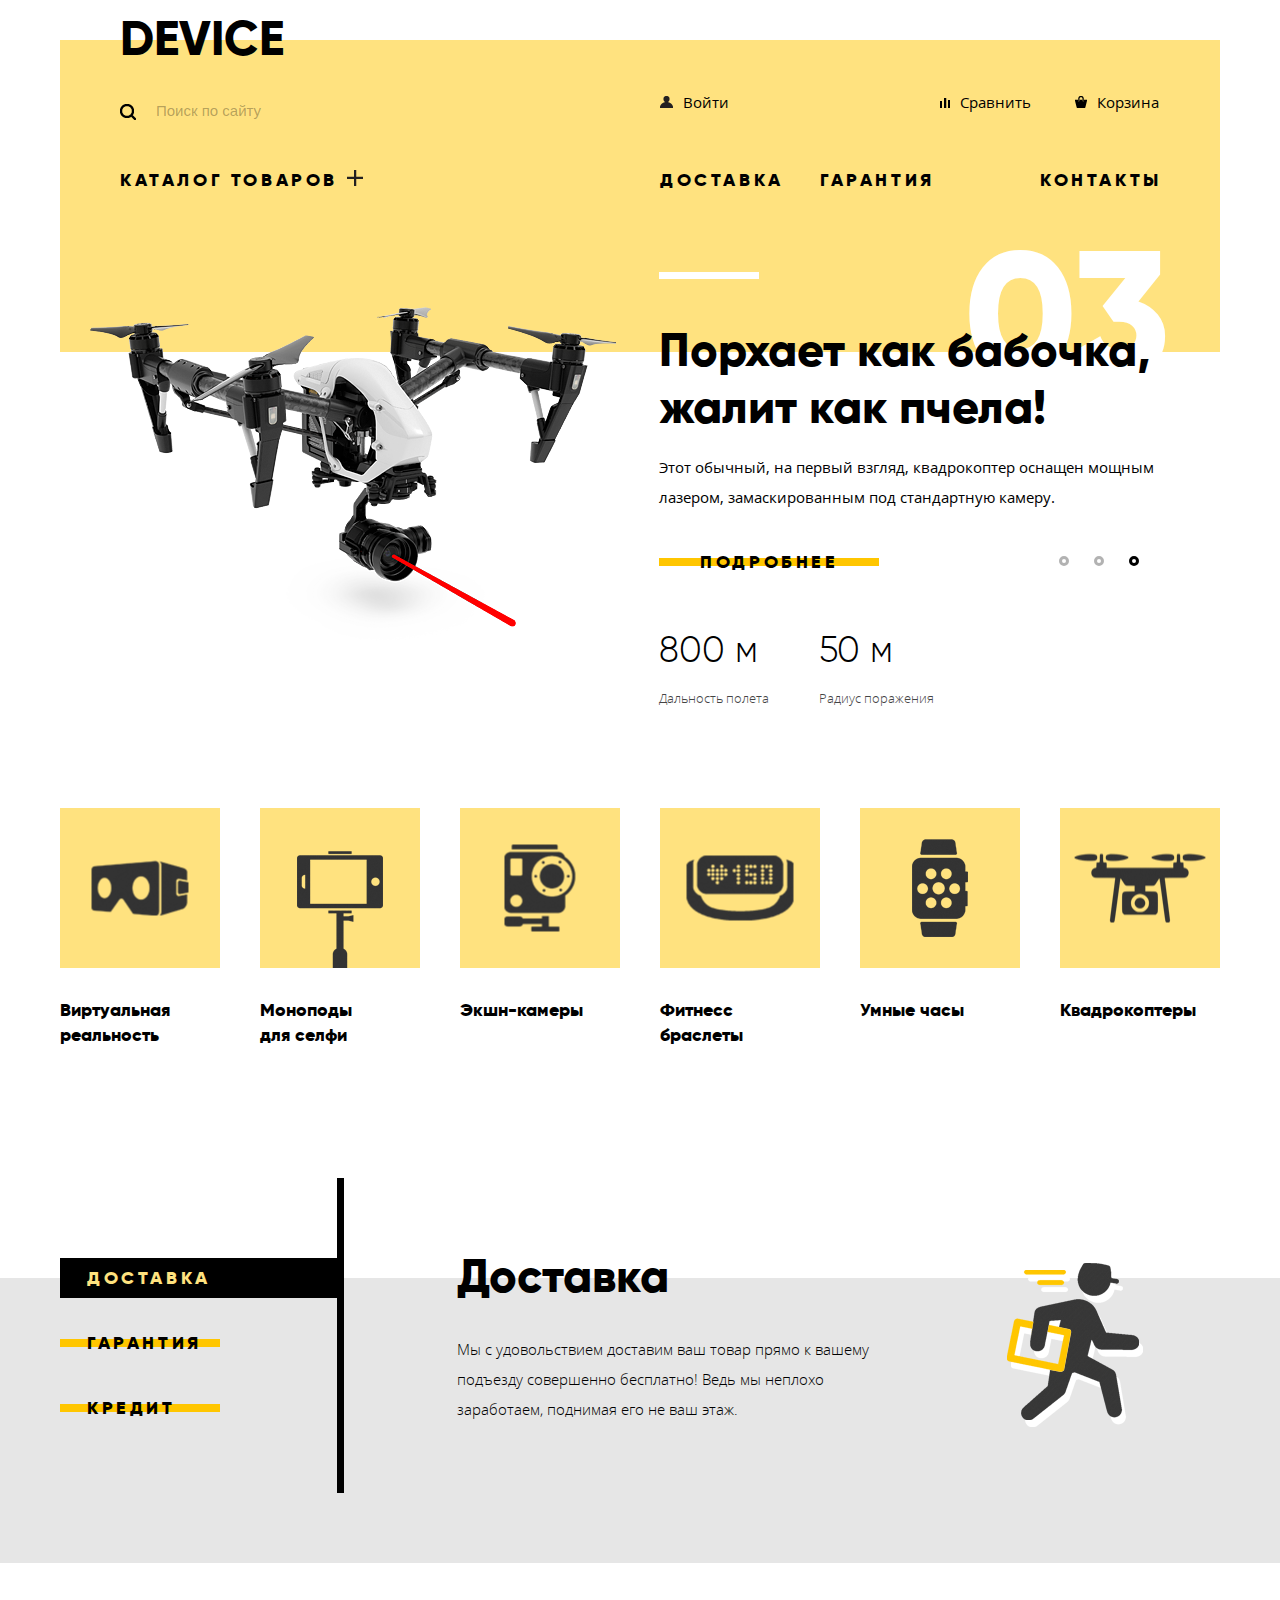
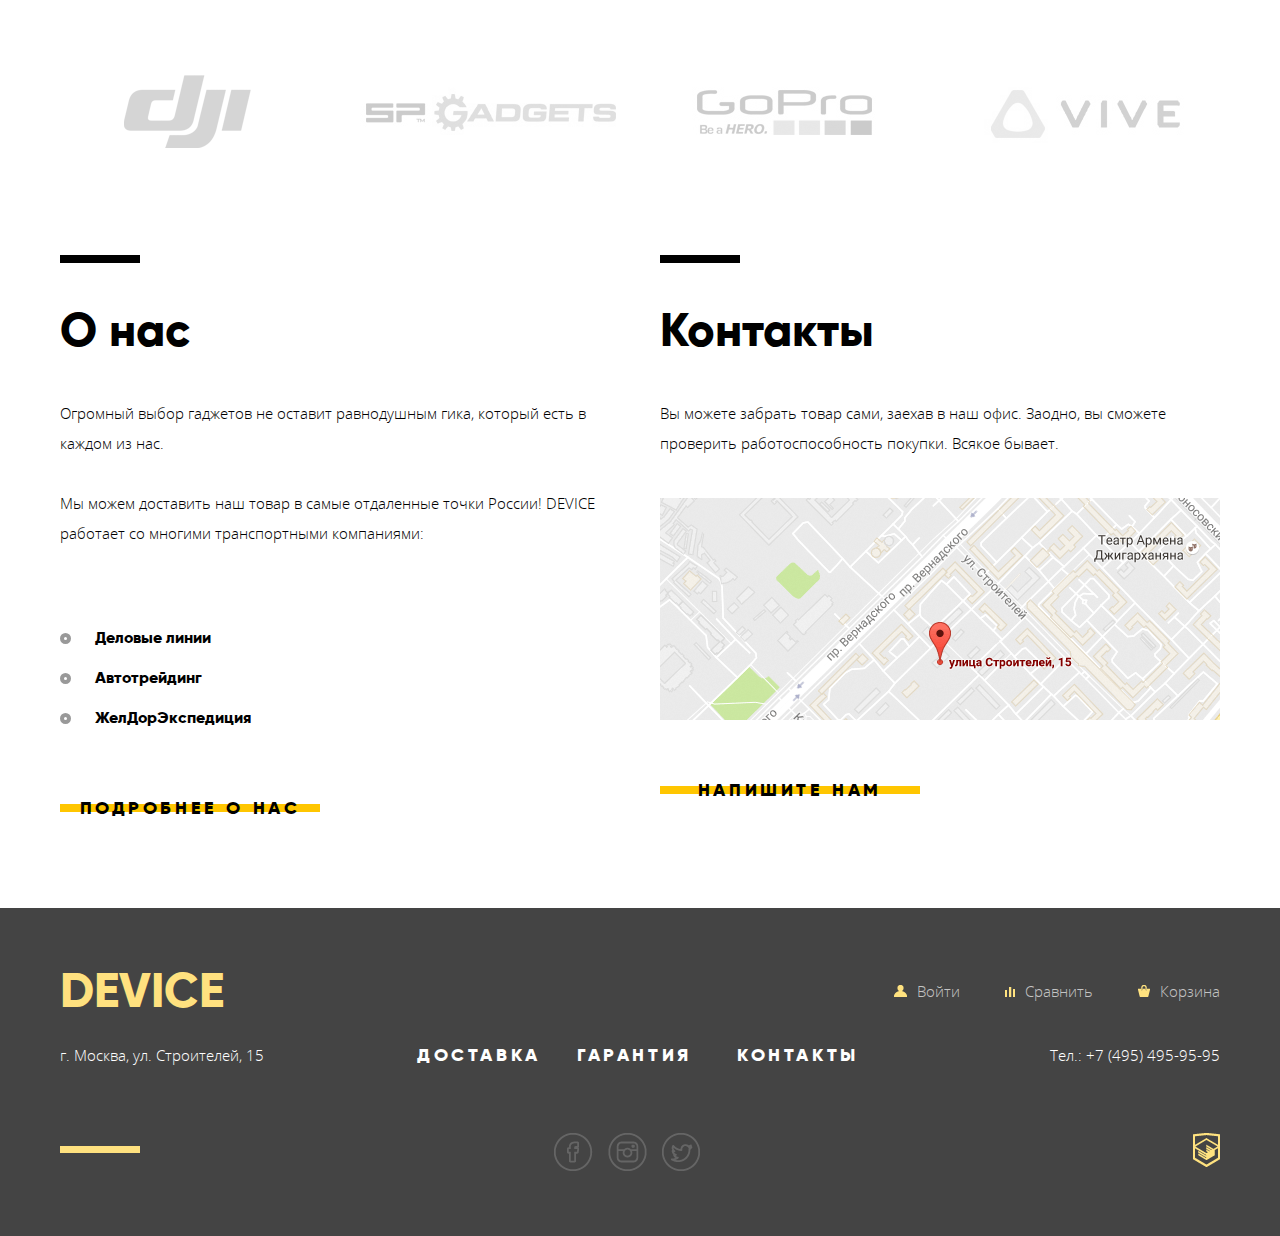
<file: index.html>
<!DOCTYPE html>
<html lang="ru">
  <head>
    <meta charset="utf-8">
    <title>HTML Academy: Девайс</title>
    <!-- <link href="https://fonts.googleapis.com/css?family=Open+Sans&amp;subset=cyrillic" rel="stylesheet"> -->
    <!-- <link rel="stylesheet" href="stylesheet.css" type="text/css"> -->
    <link href="css/normalize.css" rel="stylesheet">
    <link href="css/mini-style.css" rel="stylesheet">
  </head>
  <body>
    <header>
      <div class="container">
        <div class="top-header">
          <h1 class="logo">Device</h1>
          <ul>
            <li class="search">
              <form class="search-form" action="#" method="get">
                <input type="search" class="search-input" name="search" id="search" placeholder="Поиск по сайту">
                <button type="submit">Найти</button>
                <label for="search" class="search-label"></label>
              </form>
            </li>
            <li class="user-block">
              <a class="login" href="#">Войти</a>
            </li>
            <li class="compare">
              <a href="#">Сравнить</a>
            </li>
            <li class="basket">
              <a href="#">Корзина</a>
            </li>
          </ul>
        </div>
        <div class="main-header">
        <!-- <div class="main-menu"> -->
          <nav>
            <ul class="main-menu">
              <li class="main-menu-catalog"><a href="#">Каталог товаров <span></span></a>
                <ul class="sub-menu">
                  <li><a href="#">Виртуальная реальность</a></li>
                  <li><a href="#">Фитнесс браслеты</a></li>
                  <li><a href="#">Квадрокоптеры</a></li>
                  <li><a href="catalog.html">Моноподы для селфи</a></li>
                  <li><a href="#">Умные часы</a></li>
                  <!-- тут лесенкой пункты. лучше 6й пустой сделать или 5-му прописать большой маргин-райт? -->
                  <li><a href="#">Экшн-камеры</a></li>
                </ul>
              </li>
              <li class="main-menu-delivery"><a href="#">Доставка</a></li>
              <li class="main-menu-waranty"><a href="#">Гарантия</a></li>
              <li class="main-menu-contacts"><a href="#">Контакты</a></li>
            </ul>
          </nav>
      <!-- </div> -->
      </div>
    </div>
  </header>
    <main>
      <section class="slider slider-1">
        <div class="container">
          <div class="slider-picture">
          <img src="img/slider-1.png" width="384" height="486" alt="selfie-stick">
        </div>
          <div class="slider-text">
          <div class="slider-number">01
          </div>
          <h2>Делай селфи,<br> как Бен Стиллер!</h2>
          <p>Самая длинная палка для селфи доступна в нашем магазине. Восемь (Восемь, Карл!) метров длиной и весом всего 5 килограмм.</p>
          <div class="more">
            <a href="#">Подробнее</a>
            <div class="indicators">
              <span class="active"></span>
              <span></span>
              <span></span>
            </div>
          </div>
          <ul class="details">
            <li>
              <span class="details-value">8.5 м</span>
              <span class="details-parameter">Длина палки</span>
            </li>
            <li>
              <span class="details-value">5 кг</span>
              <span class="details-parameter">Вес палки</span>
            </li>
            <li>
              <span class="details-value">Карбон</span>
              <span class="details-parameter">Материал</span>
            </li>
          </ul>
        </div>
        </div>
      </section>
      <section class="slider slider-2">
      <div class="container">
        <div class="slider-picture">
          <img src="img/slider-2.png" width="345" height="485" alt="fitness-bracelet">
        </div>
        <div class="slider-text">
          <div class="slider-number">02
          </div>
          <h2>Худеем<br>правильно!</h2>
          <p>Мотивирующие фитнесс-браслеты помогут найти в себе силы не пропускать занятия и соблюдать диету.</p>
          <div class="more">
            <a href="#">Подробнее</a>
            <div class="indicators">
              <span></span>
              <span class="active"></span>
              <span></span>
            </div>
          </div>
          <ul class="details">
            <li>
              <span class="details-value">48 часов</span>
              <span class="details-parameter">Без подзарядки</span>
            </li>
          </ul>
        </div>
      </div>
    </section>
      <section class="slider slider-3">
        <div class="container">
          <div class="slider-picture">
            <img src="img/slider-3.png" width="526" height="334" alt="quadrocopter">
          </div>
          <div class="slider-text">
            <div class="slider-number">03
          </div>
          <h2>Порхает как бабочка,<br>жалит как пчела!</h2>
          <p>Этот обычный, на первый взгляд, квадрокоптер оснащен мощным лазером, замаскированным под стандартную камеру.</p>
          <div class="more">
            <a href="#">Подробнее</a>
            <div class="indicators">
              <span></span>
              <span></span>
              <span class="active"></span>
            </div>
          </div>
          <ul class="details">
            <li>
              <span class="details-value">800 м</span>
              <span class="details-parameter">Дальность полета</span>
            </li>
            <li>
              <span class="details-value">50 м</span>
              <span class="details-parameter">Радиус поражения</span>
            </li>
          </ul>
        </div>
      </div>
      </section>
      <section class="popular">
      <div class="container">
        <ul>
          <li><a href="#">
            <div class="popular-picture">
              <div class="picture-logo picture-1"></div>
            </div>
            <h3>Виртуальная реальность</h3>
          </a></li>
          <li><a href="catalog.html">
            <div class="popular-picture">
              <div class="picture-logo picture-2"></div>
            </div>
            <h3>Моноподы для селфи</h3>
          </a></li>
          <li><a href="#">
            <div class="popular-picture">
              <div class="picture-logo picture-3"></div>
            </div>
            <h3>Экшн-камеры</h3>
          </a></li>
          <li><a href="#">
            <div class="popular-picture">
              <div class="picture-logo picture-4"></div>
            </div>
            <h3>Фитнесс браслеты</h3>
          </a></li>
          <li><a href="#">
            <div class="popular-picture">
              <div class="picture-logo picture-5"></div>
            </div>
            <h3>Умные часы</h3>
          </a></li>
          <li><a href="#">
            <div class="popular-picture">
              <div class="picture-logo picture-6"></div>
            </div>
            <h3>Квадрокоптеры</h3>
          </a></li>
        </ul>
      </div>
    </section>
      <section class="services services-delivery">
      <div class="container">
        <div class="services-menu">
          <ul>
            <li class="services-active"><a href="#">Доставка</a></li>
            <li><a href="#">Гарантия</a></li>
            <li><a href="#">Кредит</a></li>
          </ul>
        </div>
        <div class="services-text">
          <h2>Доставка</h2>
          <p>Мы с удовольствием доставим ваш товар прямо к вашему подъезду совершенно бесплатно! Ведь мы неплохо заработаем, поднимая его не ваш этаж.</p>
        </div>
      </div>
    </section>
      <section class="services services-warranty">
      <div class="container">
        <div class="services-menu">
          <ul>
            <li><a href="#">Доставка</a></li>
            <li class="services-active"><a href="#">Гарантия</a></li>
            <li><a href="#">Кредит</a></li>
          </ul>
        </div>
        <div class="services-text">
          <h2>Гарантия</h2>
          <p>Если из-за возгорания купленного у нас товара у вас сгорит дом — не переживайте, мы выдадим вам новый.<br>Товар, не дом, конечно же.</p>
        </div>
      </div>
    </section>
      <section class="services services-credit">
      <div class="container">
        <div class="services-menu">
          <ul>
            <li><a href="#">Доставка</a></li>
            <li><a href="#">Гарантия</a></li>
            <li class="services-active"><a href="#">Кредит</a></li>
          </ul>
        </div>
        <div class="services-text">
          <h2>Кредит</h2>
          <p>Залезть в долговую яму стало проще! Кредитные консультатнты подберут для вас наиболее выгодные условия кредита. Выгодные для нашего банка, разумеется.</p>
        </div>
      </div>
    </section>
      <section class="brands">
      <div class="container">
        <a href="#"><img src="img/dji_hvr.png" width="260" height="100" alt="dji"></a>
        <a href="#"><img src="img/spgadjets_hvr.png" width="260" height="100" alt="spgadjets"></a>
        <a href="#"><img src="img/gopro_hvr.png" width="260" height="100" alt="gopro"></a>
        <a href="#"><img src="img/vive_hvr.png" width="260" height="100" alt="vive"></a>
      </div>
    </section>
      <section class="info">
      <div class="container">
        <div class="about">
          <h2>О нас</h2>
          <p>Огромный выбор гаджетов не оставит равнодушным гика, который есть в каждом из нас.</p>
          <p>Мы можем доставить наш товар в самые отдаленные точки России! DEVICE работает со многими транспортными компаниями:</p>
          <ul>
            <li>Деловые линии</li>
            <li>Автотрейдинг</li>
            <li>ЖелДорЭкспедиция</li>
          </ul>
          <a class="btn btn-about" href="#">Подробнее о нас</a>
        </div>
        <div class="contacts">
          <h2>Контакты</h2>
          <p>Вы можете забрать товар сами, заехав в наш офис. Заодно, вы сможете проверить работоспособность покупки. Всякое бывает.</p>
          <a class="map" href="map.html"><!--<img src="img/map.png" width="560" height="224" alt="map">--></a>
          <a class="btn btn-write" href="form.html">Напишите нам</a>
        </div>
      <section class="modal-content-map">
        <button class="modal-content-close" type="button" title="Закрыть">Закрыть</button>
        <!-- <div id="google-map"></div> -->
        <iframe src="https://www.google.com/maps/embed?pb=!1m18!1m12!1m3!1d2249.1125488779953!2d37.52742931623128!3d55.68703098053586!2m3!1f0!2f0!3f0!3m2!1i1024!2i768!4f13.1!3m3!1m2!1s0x46b54cf65f5c8955%3A0x694710ccd55501e!2z0YPQuy4g0KHRgtGA0L7QuNGC0LXQu9C10LksIDE1LCDQnNC-0YHQutCy0LAsIDExOTMxMQ!5e0!3m2!1sru!2sru!4v1479758849262" width="960" height="560" style="border:0" allowfullscreen></iframe>
      </section>
      </div>
    </section>
    </main>
    <footer>
    <div class="container">
      <div class="top-footer">
        <h2 class="logo"><a class="logo-footer" href="index.html">Device</a></h2>
        <ul class="footer-user-block">
          <li><a class="login-footer" href="#"><span>Войти</span></a></li>
          <li><a class="compare-footer" href="#"><span>Сравнить</span></a></li>
          <li><a class="basket-footer" href="#"><span>Корзина</span></a></li>
        </ul>
      </div>
      <div class="middle-footer">
        <div class="address"><span>г. Москва, ул. Строителей, 15</span></div>
        <ul class="footer-menu">
          <li><a href="#">Доставка</a></li>
          <li><a href="#">Гарантия</a></li>
          <li><a href="#">Контакты</a></li>
        </ul>
        <div class="phone"><span>Тел.: +7 (495) 495-95-95</span></div>
      </div>
      <div class="bottom-footer">
        <div class="dash"></div>
        <div class="social">
          <a class="social-facebook" href="#"></a>
          <a class="social-instagram" href="#"></a>
          <a class="social-twitter" href="#"></a>
        </div>
        <div class="design-logo">
          <a href="https://htmlacademy.ru"></a>
        </div>
      </div>
    </div>
  </footer>
  <section class="modal-content">
    <button class="modal-content-close" type="button" title="Закрыть">Закрыть</button>
    <form class="login-form" action="#" method="post">
      <label>
        <span>Ваше имя:</span>
        <input class="user-name" type="text" name="name" placeholder="Представьтесь, пожалуйста" required="">
      </label>
      <label>
        <span>Ваш e-mail:</span>
        <input class="user-mail" type="text" name="mail" placeholder="Для отправки ответа" required="">
      </label>
      <label>
        <span>Текст письма:</span>
        <textarea name="mail-text" placeholder="В свободной форме" required></textarea>
      </label>
      <button class="modal-content-button" type="submit">Отправить</button>
    </form>
  </section>
    <div class="modal-overlay"></div>
    <script src="js/mini-js.js"></script>
  </body>
</html>
</file>
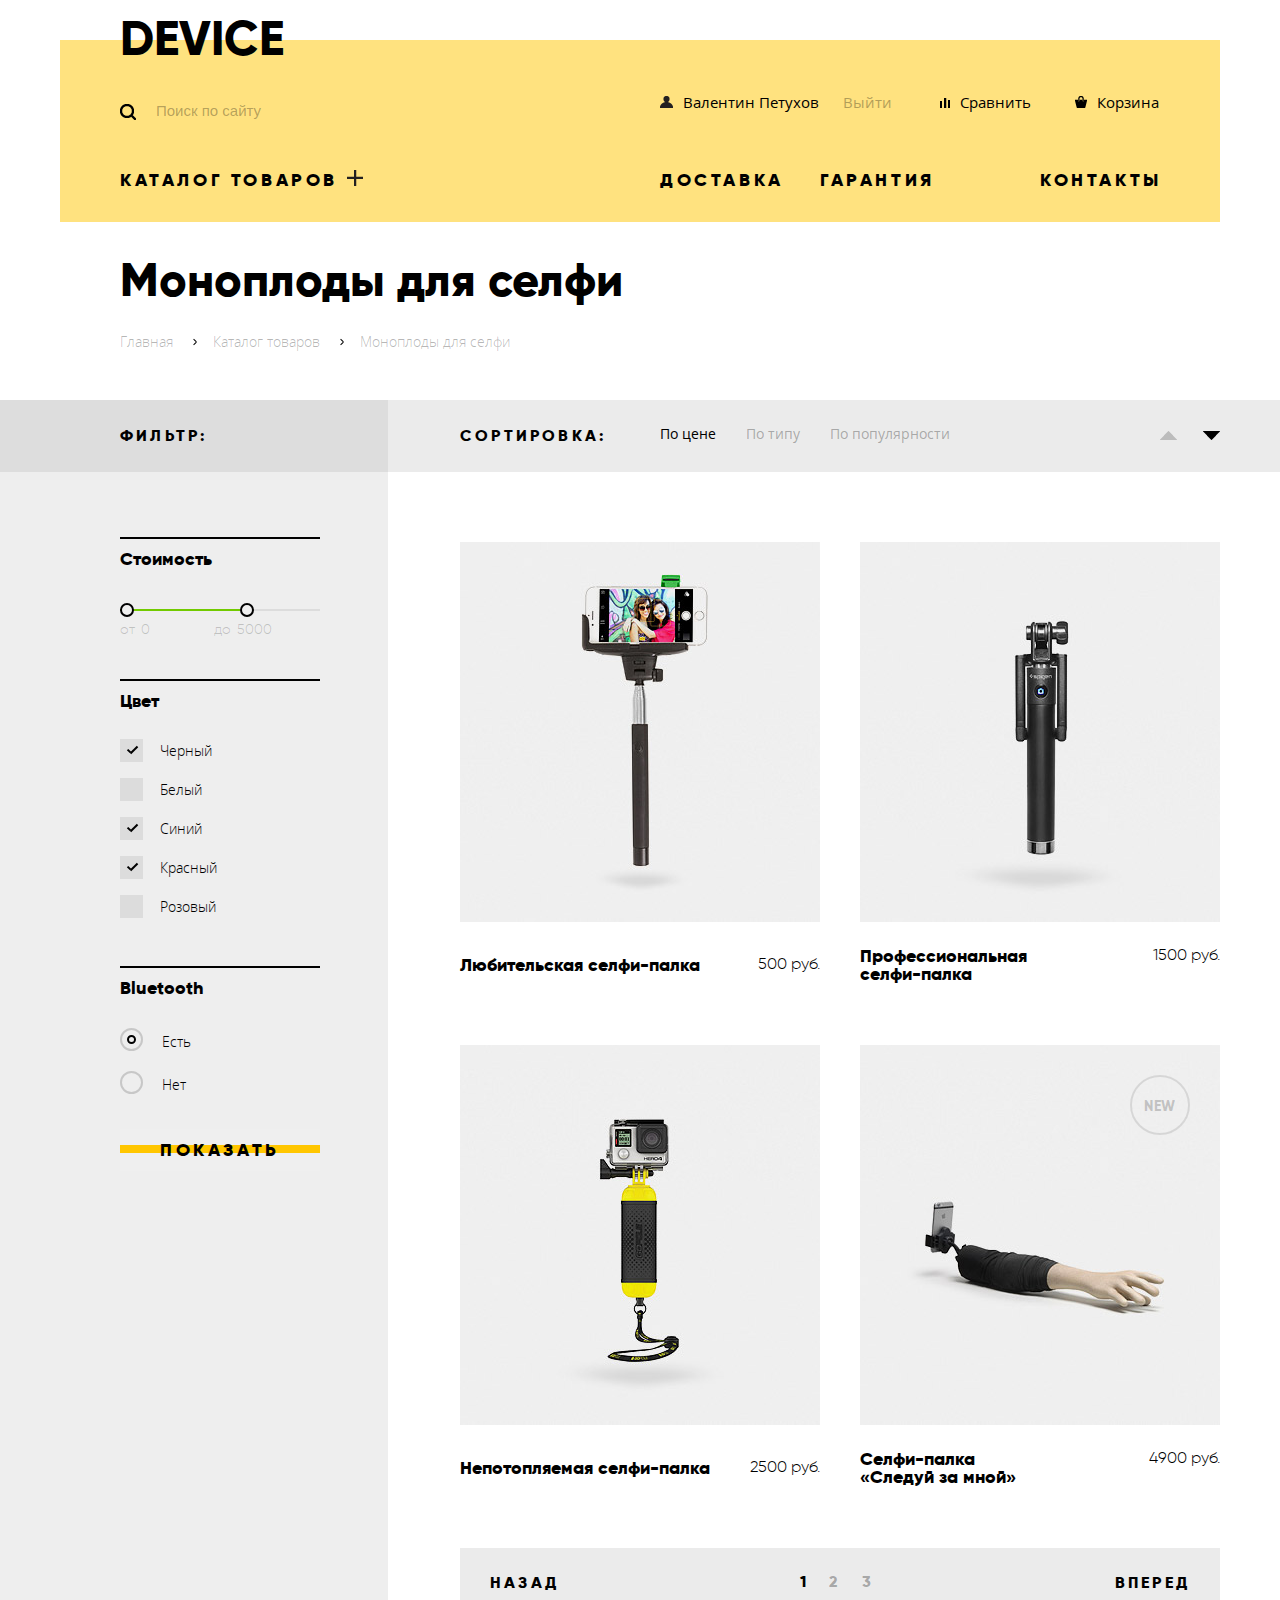
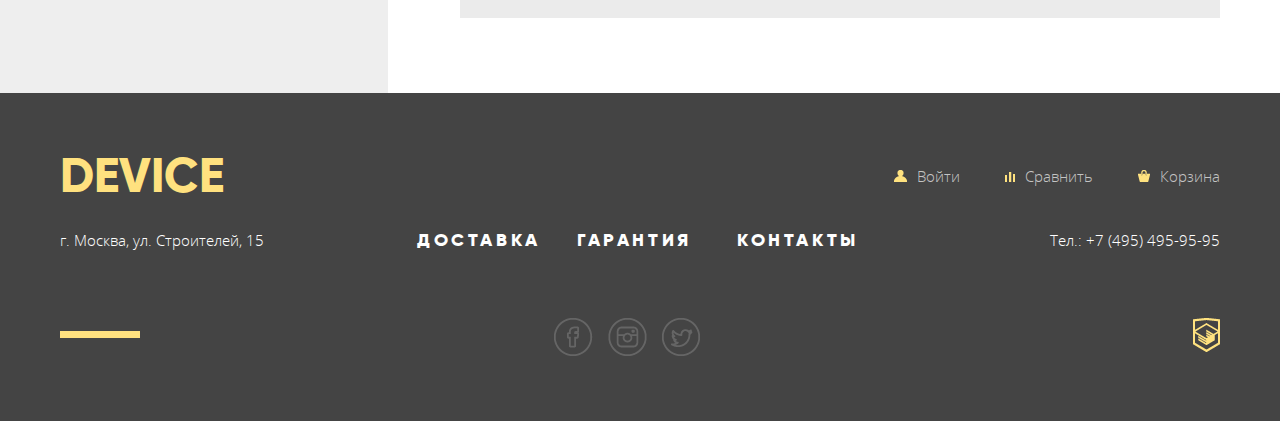
<file: catalog.html>
<!DOCTYPE html>
<html lang="ru">
  <head>
    <meta charset="utf-8">
    <title>HTML Academy: Девайс</title>
    <!-- <link href="https://fonts.googleapis.com/css?family=Open+Sans&amp;subset=cyrillic" rel="stylesheet"> -->
    <link href="css/normalize.css" rel="stylesheet">
    <link href="css/mini-style.css" rel="stylesheet">
  </head>
  <body>
    <header>
    <div class="container">
      <div class="top-header">
        <h2 class="logo"><a href="index.html" class="logo-header">Device</a></h2>
        <ul>
          <li class="search">
            <form action="#" method="get">

              <input type="search" class="search-input" name="search" id="search" placeholder="Поиск по сайту">
              <button type="submit">Найти</button>
              <label for="search" class="search-label"></label>
            </form>
          </li>
        <li class="user-block">
          <a class="name" href="#">Валентин Петухов</a>
          <a class="logout" href="#">Выйти</a>
        </li>
        <li class="compare">
          <a href="#">Сравнить</a>
        </li>
        <li class="basket">
          <a href="#">Корзина</a>
        </li>
      </ul>
      </div>
      <div class="main-header">
          <!-- <div class="main-menu"> -->
            <nav>
              <ul class="main-menu">
                <li class="main-menu-catalog"><a href="catalog.html">Каталог товаров <span></span></a>
                  <ul class="sub-menu">
                    <li><a href="#">Виртуальная реальность</a></li>
                    <li><a href="#">Фитнесс браслеты</a></li>
                    <li><a href="#">Квадрокоптеры</a></li>
                    <li><a href="#">Моноподы для селфи</a></li>
                    <li><a href="#">Умные часы</a></li>
                    <li><a href="#">Экшн-камеры</a></li>
                  </ul>
                </li>
                <li class="main-menu-delivery"><a href="#">Доставка</a></li>
                <li class="main-menu-waranty"><a href="#">Гарантия</a></li>
                <li class="main-menu-contacts"><a href="#">Контакты</a></li>
              </ul>
            </nav>
        <!-- </div> -->
      </div>
  </div>
  </header>
    <main class="page-catalog">
      <div class="container">
      <h1 class="page-catalog-head">Моноплоды для селфи</h1>
      <ul class="breadcrumbs">
        <li><a href="index.html">Главная</a></li>
        <li><a href="#">Каталог товаров</a></li>
        <li><a>Моноплоды для селфи</a></li>
      </ul>
    </div>
      <div class="monoplods">
        <!-- <div class="container"> -->
          <div class="top-row">
            <div class="container">
              <h2>Фильтр:</h2>
              <div class="sorting">
                <h2>Сортировка:</h2>
                <ul class="sorting-type">
                  <li><a class="active" href="#">По цене</a></li>
                  <li><a href="#">По типу</a></li>
                  <li><a href="#">По популярности</a></li>
                </ul>
                <ul class="up-down">
                  <li><a href="#"><span class="icon-up-dir"></span></a></li>
                  <li><a href="#"><span class="icon-down-dir active"></span></a></li>
                </ul>
              </div>
            </div>
          </div>
        <div class="monoplods-content">
          <div class="container">
            <aside class="filter">
            <form action="#" method="post">
              <div class="filter-cost">
              <h3>Стоимость</h3>
              <div class="range-filter">
              <div class="range-controls">
                <div class="scale">
                  <div class="bar"></div>
                </div>
                <div class="toggle toggle-min"></div>
                <div class="toggle toggle-max"></div>
              </div>
              <div class="price-controls">
                <label class="min-price">
                  от <input name="min-price" type="text" value="0">
                </label>
                <label class="max-price">
                  до <input name="max-price" type="text" value="5000">
                </label>
              </div>
            </div>
          </div>
              <div class="filter-color">

                <h3>Цвет</h3>
                <input type="checkbox" checked name="color" id="black">
                <label for="black"><span class="color">Черный</span></label>
                <input type="checkbox" name="color" id="white">
                <label for="white"><span class="color">Белый</span></label>
                <input type="checkbox" checked name="color" id="blue">
                <label for="blue"><span class="color">Синий</span></label>
                <input type="checkbox" checked name="color" id="red">
                <label for="red"><span class="color">Красный</span></label>
                <input type="checkbox" name="color" id="pink">
                <label for="pink"><span class="color">Розовый</span></label>
              </div>
              <div class="filter-bluetooth">
                <h3>Bluetooth</h3>
                <input type="radio" checked name="bluetooth" id="yes">
                <label for="yes"><span class="bluetooth">Есть</span></label>
                <input type="radio" name="bluetooth" id="no">
                <label for="no"><span class="bluetooth">Нет</span></label>
              </div>
              <button type="submit">Показать</button>
            </form>
          </aside>
            <section class="catalog">
            <div class="goods">
              <article>
                <div class="flag">New</div>
                <div class="actions">
                  <a class="buy" href="#">В корзину</a>
                  <a class="compare" href="#">Добавить к сравнению</a>
                </div>
                <img src="img/selfie_stick_consumer.jpg" alt="selfie_stick_consumer" width="360" height="380">
                <h1><a class="goods-page" href="#">Любительская селфи-палка</a></h1>
                <span>500 руб.</span>
              </article>
              <article>
                <div class="flag">New</div>
                <div class="actions">
                  <a class="buy" href="#">В корзину</a>
                  <a class="compare" href="#">Добавить к сравнению</a>
                </div>
                <img src="img/selfie_stick_prof.jpg" alt="selfie_stick_prof" width="360" height="380">
                <h1><a class="goods-page" href="#">Профессиональная <br>селфи-палка</a></h1>
                <span>1500 руб.</span>
              </article>
              <article>
                <div class="flag">New</div>
                <div class="actions">
                  <a class="buy" href="#">В корзину</a>
                  <a class="compare" href="#">Добавить к сравнению</a>
                </div>
                <img src="img/selfie_stick_unsinkable.jpg" alt="selfie_stick_unsinkable" width="360" height="380">
                <h1><a class="goods-page" href="#">Непотопляемая селфи-палка</a></h1>
                <span>2500 руб.</span>
              </article>
              <article>
                <div class="flag flag-new">New</div>
                <div class="actions">
                  <a class="buy" href="#">В корзину</a>
                  <a class="compare" href="#">Добавить к сравнению</a>
                </div>
                <img src="img/selfie_stick_follow_me.jpg" alt="selfie_stick_follow_me" width="360" height="380">
                <h1><a class="goods-page" href="#">Селфи-палка <br>«Следуй за мной»</a></h1>
                <span>4900 руб.</span>
              </article>
            </div>
            <div class="paginator">
              <a class="previous" href="#">Назад</a>
              <ul>
                <li class="active"><a href="#">1</a></li>
                <li><a href="#">2</a></li>
                <li><a href="#">3</a></li>
              </ul>
              <a class="next" href="#">Вперед</a>
            </div>
          </section>
          </div>
        </div>
    <!-- </div> -->
  </div>
    </main>
    <footer>
      <div class="container">
        <div class="top-footer">
          <h2 class="logo"><a class="logo-footer" href="index.html">Device</a></h2>
          <ul class="footer-user-block">
            <li><a class="login-footer" href="#"><span>Войти</span></a></li>
            <li><a class="compare-footer" href="#"><span>Сравнить</span></a></li>
            <li><a class="basket-footer" href="#"><span>Корзина</span></a></li>
          </ul>
        </div>
        <div class="middle-footer">
          <div class="address"><span>г. Москва, ул. Строителей, 15</span></div>
          <ul class="footer-menu">
            <li><a href="#">Доставка</a></li>
            <li><a href="#">Гарантия</a></li>
            <li><a href="#">Контакты</a></li>
          </ul>
          <div class="phone"><span>Тел.: +7 (495) 495-95-95</span></div>
        </div>
        <div class="bottom-footer">
          <div class="dash"></div>
          <div class="social">
            <a class="social-facebook" href="#"></a>
            <a class="social-instagram" href="#"></a>
            <a class="social-twitter" href="#"></a>
          </div>
          <div class="design-logo">
            <a href="https://htmlacademy.ru"></a>
          </div>
        </div>
      </div>
    </footer>
  </body>
</html>
</file>
<file: css/mini-style.css>
body,html{width:100%;margin:0;padding:0}body{min-width:1200px;font-family:"Open Sans","Arial",sans-serif;font-size:15px;line-height:36px;color:#000;font-weight:400}@font-face{font-weight:400;font-style:normal;font-family:"Gilroy";src:url(../fonts/gilroyextrabold.woff2) format("woff2"),url(../fonts/gilroyextrabold.woff) format("woff")}@font-face{font-weight:400;font-style:normal;font-family:"Gilroy Light";src:url(../fonts/gilroylight.woff2) format("woff2"),url(../fonts/gilroylight.woff) format("woff")}@font-face{font-weight:400;font-style:normal;font-family:"Open Sans";src:url(../fonts/opensans.woff2) format("woff2"),url(../fonts/opensans.woff) format("woff")}@font-face{font-weight:400;font-style:normal;font-family:"Open Sans Light";src:url(../fonts/opensanslight.woff2) format("woff2"),url(../fonts/opensanslight.woff) format("woff")}.container{width:1160px;padding:0 20px;margin:0 auto}header .container{width:1120px;margin-top:40px;background-color:#ffe27f}.top-header{position:relative;border-top:1px solid transparent}.top-header h1,.top-header h2{position:absolute;top:-20px;left:40px;margin:0;font-family:"Gilroy","Arial",sans-serif;font-size:48px;text-transform:uppercase}.top-header h2{left:30px}.logo .logo-header:hover{color:#444;opacity:1}.logo .logo-header:active{color:#666;opacity:1}.main-header .main-menu,.top-header ul{width:1040px;display:flex;margin:28px 40px;padding:0;list-style-type:none}.top-header li{padding-top:15px}header .search{width:440px;margin-right:100px}header .user-block{width:280px}header .compare{width:135px}header .basket{width:85px}.main-header .main-menu{margin:0 auto}.main-menu>li{padding-bottom:24px;font-family:"Gilroy","Arial",sans-serif;font-size:18px;text-transform:uppercase;letter-spacing:.2em}.main-menu>li>a:hover,.sub-menu li:hover,.top-header a:hover{opacity:.6}.main-menu>li>a:active,.sub-menu li:active,.top-header a:active{opacity:.3}.main-menu ul{display:none}.sub-menu li{font-family:"Open Sans","Arial",sans-serif;font-size:15px;line-height:15px;margin-bottom:21px;letter-spacing:0}.sub-menu li:first-child,.sub-menu li:nth-child(2n+4){width:240px}.sub-menu li:nth-child(2){width:200px}.sub-menu li:nth-child(3){width:200px;margin-right:400px}.sub-menu li:nth-child(5){width:200px;margin-right:600px}.main-menu-catalog:hover .sub-menu{display:flex;position:absolute;top:60px;left:-60px;list-style:none;text-transform:none;background-color:#ffe393;width:1040px;flex-wrap:wrap;padding:0 60px 22px;z-index:68}.main-menu-catalog,.search form{position:relative;width:540px}.main-menu-delivery{width:160px}.main-menu-waranty{width:220px}.main-menu-contacts{width:120px}header a{color:#000;text-decoration:none}.main-menu-catalog::after,.search form::before,.top-header a::before{content:"";background-image:url(../img/spritesheet.png);background-repeat:no-repeat;display:inline-flex}.main-menu-catalog::after,.search form::before{width:16px;height:16px;background-position:-5px -1065px}.main-menu-catalog:hover::after{opacity:.2}.main-menu-catalog:active::after{opacity:.1}.top-header a::before{margin-right:10px}.basket a::before{background-position:-5px -146px;width:12px;height:12px}.login::before,.name::before{width:13px;height:12px;background-position:-5px -1387px}.user-block .logout{margin-left:20px;opacity:.3}.user-block .logout::before{margin-right:0;width:0}.compare a::before{width:10px;height:10px;background-position:-5px -168px}.search form{width:440px;height:50px;box-sizing:border-box}.search form::before{position:absolute;top:20px;left:0;background-position:-5px -1091px}.search input{background-color:inherit;color:rgba(0,0,0,.3);border:0;width:347px;height:52px;padding:0 0 0 36px}.search input:focus{color:#000;background-color:#ffe27f;outline:none}.search input::-webkit-input-placeholder{color:rgba(0,0,0,.3)}.search input:-moz-placeholder,.search input::-moz-placeholder{color:rgba(0,0,0,.3)}.search input:-ms-input-placeholder{color:rgba(0,0,0,.3)}.search input:hover::-webkit-input-placeholder{color:rgba(0,0,0,.6)}.search input:hover:-moz-placeholder,.search input:hover::-moz-placeholder{color:rgba(0,0,0,.6)}.search input:hover:-ms-input-placeholder{color:rgba(0,0,0,.6)}.search input:active::-webkit-input-placeholder{color:#000;background-color:#ffe27f}.search input:active:-moz-placeholder,.search input:active::-moz-placeholder{color:#000;background-color:#ffe27f}.search input:active:-ms-input-placeholder{color:#000;background-color:#ffe27f}.search input:focus::-webkit-input-placeholder{color:transparent;background-color:#ffe27f}.search input:focus:-moz-placeholder,.search input:focus::-moz-placeholder{color:transparent;background-color:#ffe27f}.search input:focus:-ms-input-placeholder{color:transparent;background-color:#ffe27f}.search button{border:2px solid #000;border-bottom:none;background-color:inherit;width:85px;height:50px;box-sizing:border-box;outline:none;padding:0;text-align:center;display:none}.search button:hover{background-color:#000;color:#fff}.search button:active{background-color:#000;color:rgba(255,255,255,.3);text-align:center;display:inline-block;vertical-align:top}.search-input:focus~button{display:inline-block;vertical-align:top}.search-label{position:relative}.search-label::after{position:absolute;top:34px;left:-440px;content:"";display:none;background-color:#000;width:440px;height:2px}.search-input:focus~.search-label::after{display:block}button:active~.search-label.search-label::after{display:block}.range-filter{margin-top:30px;font-family:"Gilroy Light","Arial",sans-serif;font-size:14px;color:rgba(0,0,0,.2)}.price-controls{position:relative;height:36px;margin-bottom:32px}.price-controls label{display:inline-block;vertical-align:top;line-height:36px;cursor:pointer}.price-controls .max-price,.price-controls .min-price{width:90px}.price-controls input{font-family:"Gilroy Light","Arial",sans-serif;font-size:14px;color:rgba(0,0,0,.2);width:50px;margin:0;background:0 0;border:none}.range-controls{position:relative;margin-bottom:0}.range-controls .scale{height:2px;background-color:#dcdcdc}.range-controls .bar{margin-left:0;width:60%;height:2px;background:#fff;background-color:#72ca00}.range-controls .toggle{position:absolute;top:-6px;width:10px;height:10px;background:#efefef;border:2px solid #000;border-radius:50%;cursor:pointer}.toggle-min{left:0}.toggle-max{left:60%}.toggle:hover{border:2px solid #fff;background:#72ca00;box-shadow:0 2px 1px 0 rgba(0,1,1,.2)}.sprite{background-image:url(spritesheet.png);background-repeat:no-repeat;display:block}.sprite-basket,.sprite-basket_light{width:12px;height:12px;background-position:-5px -5px}.sprite-basket_light{background-position:-5px -27px}.sprite-camera{width:71px;height:87px;background-position:-5px -49px}.sprite-cart{width:12px;height:12px;background-position:-5px -146px}.sprite-compare{width:10px;height:10px;background-position:-5px -168px}.compare-footer:hover.compare-footer::before,.sprite-compare_footer,.sprite-compare_light{width:10px;height:10px;background-position:-5px -188px}.sprite-compare_light{background-position:-5px -208px}.sprite-credit{width:156px;height:188px;background-position:-5px -228px}.sprite-delivery{width:136px;height:164px;background-position:-5px -426px}.sprite-fb{width:39px;height:38px;background-position:-5px -600px}.sprite-fitness{width:107px;height:65px;background-position:-5px -648px}.sprite-htmlacademy{width:27px;height:34px;background-position:-5px -723px}.sprite-htmlacademy_light{width:27px;height:34px;background-position:-5px -767px}.sprite-inst{width:39px;height:38px;background-position:-5px -811px}.sprite-kopter{width:132px;height:69px;background-position:-5px -859px}.sprite-monoplods{width:86px;height:117px;background-position:-5px -938px}.sprite-plus,.sprite-search{width:16px;height:16px;background-position:-5px -1065px}.sprite-search{background-position:-5px -1091px}.sprite-smart{width:56px;height:98px;background-position:-5px -1117px}.sprite-sort_down{width:17px;height:9px;background-position:-5px -1225px}.sprite-sort_down_active{width:17px;height:9px;background-position:-5px -1244px}.sprite-sort_down_hvr,.sprite-sort_up{width:17px;height:9px;background-position:-5px -1263px}.sprite-sort_up{background-position:-5px -1282px}.sprite-sort_up_active,.sprite-sort_up_hvr{width:17px;height:9px;background-position:-5px -1301px}.sprite-sort_up_hvr{background-position:-5px -1320px}.sprite-twitter{width:38px;height:38px;background-position:-5px -1339px}.sprite-user{width:13px;height:12px;background-position:-5px -1387px}.sprite-user_footer,.sprite-user_light{width:13px;height:12px;background-position:-5px -1409px}.sprite-user_light{background-position:-5px -1431px}.sprite-virt{width:97px;height:55px;background-position:-5px -1453px}.sprite-warranty{width:171px;height:195px;background-position:-5px -1518px}.slider .container{display:flex;background-image:linear-gradient(to bottom,#ffe27f 130px,#fff 130px);width:1120px;margin-bottom:100px}.slider-text{position:relative;width:560px}.slider-picture{width:600px}.slider-1 img{margin-left:70px;margin-top:20px}.slider-2 img{margin-left:95px;margin-top:30px}.slider-3 img{margin-left:10px;margin-top:85px}.slider-number{position:absolute;top:75px;right:30px;font-size:179px;color:#fff;z-index:39}.slider-text::before{content:"";position:absolute;top:50px;left:0;display:block;height:7px;width:100px;background-color:#fff}.more a,.slider-number,.slider-text h2{font-family:"Gilroy","Arial",sans-serif}.slider-text h2{position:absolute;margin-top:100px;z-index:44;font-size:47px;line-height:57px}.slider p{margin-top:230px;margin-bottom:30px;line-height:30px}.slider-1,.slider-2{display:none}.details,.indicators,.more{display:flex}.more a{display:block;width:220px;text-align:center;background-image:linear-gradient(to bottom,#fff 16px,#ffc600 16px,#ffc600 24px,#fff 24px);font-size:18px;line-height:40px;text-transform:uppercase;letter-spacing:.2em;margin-right:180px;text-decoration:none;color:#000}.info .btn:hover,.more a:hover{background-color:#ffc600;display:block;background-image:none}.info .btn:active,.more a:active{background-color:#ffc600;color:rgba(0,0,0,.3);display:block}.more span{display:inline-flex;width:4px;height:4px;border:3px solid #000;border-radius:50%;margin-right:25px;margin-top:14px;opacity:.3}.more span:hover,.up-down span:hover::before{opacity:.4}.more .active,.more span:active{opacity:1}.details{padding-left:0;margin:50px 0 0;list-style-type:none}.details li:nth-child(1){width:160px}.details li:nth-child(2){width:140px}.details li{display:flex;flex-direction:column}.details-value{font-family:"Gilroy Light","Arial",sans-serif;font-size:36px;margin-bottom:20px}.details-parameter{font-family:"Open Sans Light","Arial",sans-serif;font-size:13px;line-height:20px;color:#444}.about ul,.popular ul,.services-menu ul{display:flex;list-style-type:none;margin:0}.popular ul{justify-content:space-between;padding:0}.popular li{width:160px}.popular-picture{position:relative;background-color:#ffe27f;width:160px;height:160px}.popular a{text-decoration:none;color:inherit}.popular h3,.services-menu a{font-family:"Gilroy","Arial",sans-serif;font-size:18px}.popular h3{max-width:125px;margin:30px 0;line-height:25px;color:inherit}.brands .container{display:flex;justify-content:space-between;margin:100px auto 80px}.brands img{-webkit-filter:grayscale(100%);opacity:.2}.brands a:hover img{-webkit-filter:grayscale(0%);opacity:1}.picture-logo{background-image:url(../img/spritesheet.png);background-repeat:no-repeat;position:absolute;top:50%;left:50%;transform:translate(-50%,-50%)}.picture-1{width:97px;height:55px;background-position:-5px -1453px}.picture-2{width:86px;height:117px;background-position:-5px -938px;top:27%;left:50%;transform:translateX(-50%)}.picture-3{width:71px;height:87px;background-position:-5px -49px}.picture-4{width:107px;height:65px;background-position:-5px -648px}.picture-5{width:56px;height:98px;background-position:-5px -1117px}.picture-6{width:132px;height:69px;background-position:-5px -859px}.services-menu a:hover,li:active .popular-picture,li:hover .popular-picture{background-color:#ffc600}li:active .picture-logo{opacity:.3}.services{background-image:linear-gradient(to bottom,#fff 100px,#e6e6e6 100px)}.services .container{display:flex;margin-top:100px;padding-bottom:70px}.filter-bluetooth input[type=radio],.services-credit,.services-warranty,input[type=checkbox]{display:none}.services-menu{width:277px;border-right:7px solid #000}.about ul,.services-menu ul{flex-direction:column;padding:80px 0 40px}.services-menu li{margin-bottom:25px}.services-menu a{display:block;width:133px;background-image:linear-gradient(to bottom,transparent 16px,#ffc600 16px,#ffc600 24px,transparent 24px);line-height:40px;text-transform:uppercase;letter-spacing:.2em;padding-left:27px;text-decoration:none;color:#000}.services-active{background-color:#000}.services-active a,.services-active a:hover,.services-menu a:active{width:250px;background-color:#000;color:#ffe27f;background-image:none}.services-text{position:relative;margin-left:113px}.services-text::before{content:"";position:absolute;background-image:url(../img/spritesheet.png);background-repeat:no-repeat}.services-credit .services-text::before,.services-text::before{top:50px;left:550px;width:156px;height:188px;background-position:-5px -228px}.services-warranty .services-text::before{top:60px;left:550px;width:171px;height:195px;background-position:-5px -1518px}.services-delivery .services-text::before{top:85px;left:550px;width:136px;height:164px;background-position:-5px -426px}.services-text h2{margin:80px 0 40px;font-size:47px}.services-text p{max-width:435px;margin:0;font-family:"Open Sans Light","Arial",sans-serif;line-height:30px}.info .container{display:flex;justify-content:space-between}.about,.contacts{position:relative;width:560px}.about::before,.contacts::before{position:absolute;content:"";width:80px;height:8px;background-color:#000}.about li,.info h2,.services-text h2{font-family:"Gilroy","Arial",sans-serif}.info h2{margin:57px 0 50px;font-size:47px}.info p{line-height:30px;margin:30px 0}.about ul{padding:0;margin:70px 0 50px}.about li{position:relative;font-size:16px;line-height:40px;padding-left:35px}.about li::before{position:absolute;content:"";top:15px;left:0;width:3px;height:3px;border:4px solid #999;border-radius:50%}.info .btn,.logo .logo-footer{font-family:"Gilroy","Arial",sans-serif;text-transform:uppercase;text-decoration:none}.info .btn{width:260px;display:block;text-align:center;background-image:linear-gradient(to bottom,#fff 16px,#ffc600 16px,#ffc600 24px,#fff 24px);line-height:40px;letter-spacing:.2em;margin:50px 0 80px;font-size:18px;color:#000}.map{display:block;margin-top:40px;background:#eee url(../img/map.png) no-repeat;width:560px;height:222px;box-sizing:border-box}footer{background-color:#444;padding:65px 0}.logo .logo-footer{font-size:48px;color:#ffe17f}footer h2{margin:0}.logo .logo-footer:hover{color:#ffc600}.logo .logo-footer:active{color:#ffc600;opacity:.3}.middle-footer ul,.top-footer ul{padding:0;margin:0;display:flex;list-style-type:none}.top-footer ul{justify-content:flex-end}.top-footer li{margin-left:45px}.footer-user-block a,.info p,.middle-footer span{font-family:"Open Sans Light","Arial",sans-serif}.footer-user-block a{text-decoration:none;color:rgba(255,255,255,.7)}.top-footer a:hover{color:#fff}.top-footer a:active{color:rgba(255,255,255,.3)}.footer-user-block a::before{content:"";background-image:url(../img/spritesheet.png);background-repeat:no-repeat;display:inline-flex;margin-right:10px;opacity:1}.compare-footer::before{width:10px;height:10px;background-position:-5px -208px}.compare-footer:active.compare-footer::before{width:10px;height:10px;background-position:-5px -188px;opacity:.3}.login-footer::before{width:13px;height:12px;background-position:-5px -1431px}.login-footer:active.login-footer::before,.login-footer:hover.login-footer::before{width:13px;height:12px;background-position:-5px -1409px}.login-footer:active.login-footer::before{opacity:.3}.basket-footer::before{width:12px;height:12px;background-position:-5px -27px}.basket-footer:active.basket-footer::before,.basket-footer:hover.basket-footer::before{width:12px;height:12px;background-position:-5px -5px}.basket-footer:active.basket-footer::before{opacity:.3}.bottom-footer,.middle-footer,.top-footer{display:flex;justify-content:space-between}.middle-footer{margin:20px auto}.middle-footer span{color:#fff;line-height:30px}.middle-footer ul{flex-wrap:wrap;max-width:780px}.middle-footer li{min-width:160px}.middle-footer a{font-family:"Gilroy","Arial",sans-serif;font-size:18px;text-transform:uppercase;text-decoration:none;color:#fff;letter-spacing:.2em}.middle-footer a:hover{opacity:.6}.middle-footer a:active,article:hover img{opacity:.3}.bottom-footer{margin-top:60px}.breadcrumbs li,.dash{position:relative}.dash::before{position:absolute;content:'';top:13px;display:block;width:80px;height:7px;background-color:#ffe17f}.bottom-footer .social{display:flex;justify-content:center}.design-logo a,.social a{background-image:url(../img/spritesheet.png);background-repeat:no-repeat}.social a{margin:auto 7.5px;opacity:.3}.social a:hover{opacity:.6}.social a:active{opacity:.1}.social-facebook,.social-instagram{width:39px;height:38px;background-position:-5px -600px}.social-instagram{background-position:-5px -811px}.social-twitter{width:38px;height:38px;background-position:-5px -1339px}.design-logo a{display:block;width:27px;height:34px;background-position:-5px -767px}.design-logo a:active,.design-logo a:hover{width:27px;height:34px;background-position:-5px -723px}.design-logo a:active{opacity:.3}.page-catalog-head{font-family:"Gilroy","Arial",sans-serif;font-size:47px;margin-top:40px;margin-left:60px;margin-bottom:25px}.page-catalog .breadcrumbs{list-style-type:none;display:flex;padding-left:0;margin-bottom:40px;margin-left:60px}.breadcrumbs a{text-decoration:none;font-family:"Open Sans Light","Arial",sans-serif;font-size:14px;color:rgba(0,0,0,.3);margin-right:40px}.breadcrumbs a:hover{color:rgba(0,0,0,.6)}.breadcrumbs a:active{color:rgba(0,0,0,.1)}.breadcrumbs li::after,.breadcrumbs li::before{content:"";position:absolute;width:4px;height:1px;background-color:#000}.breadcrumbs li::before{transform:rotate(45deg);top:17px;left:-20px}.breadcrumbs li::after{transform:rotate(-45deg);top:20px;left:-20px}.breadcrumbs li:first-child::after,.breadcrumbs li:first-child::before{display:none}.top-row{background-image:linear-gradient(to right,#ddd 40%,#ebebeb 40%)}.top-row .container{display:flex}.top-row .container>h2{width:268px}.top-row h2{font-family:"Gilroy","Arial",sans-serif;font-size:16px;line-height:16px;text-transform:uppercase;letter-spacing:.2em;margin:28px 0 28px 60px}.sorting>h2{margin-left:72px;width:200px}.monoplods .sorting{background-color:#ebebeb;display:flex}.sorting .sorting-type{display:flex;padding-left:0;list-style-type:none;width:500px}.sorting-type a{text-decoration:none;font-family:"Open Sans","Arial",sans-serif;font-size:14px;line-height:18px;color:rgba(0,0,0,.3);margin-right:30px}.paginator li:hover,.sorting-type a:hover{color:rgba(0,0,0,.6)}.sorting-type .active,.sorting-type a:active{color:#000}.sorting .up-down{display:flex;padding-left:0;list-style-type:none;position:relative;width:60px}.up-down span::before{position:absolute;content:"";background-image:url(../img/spritesheet.png);background-repeat:no-repeat;opacity:.2}.icon-down-dir::before,.icon-up-dir::before{width:17px;height:9px;background-position:-5px -1301px;top:16px;left:0}.icon-down-dir::before{background-position:-5px -1244px;left:43px}.up-down .active::before,.up-down span:active::before{opacity:1}.monoplods-content{background-image:linear-gradient(to right,#eee 40%,#fff 40%)}.monoplods-content .container{display:flex}.monoplods-content .catalog{background-color:#fff;padding-left:32px;padding-top:70px;width:800px}.goods,article{display:flex;flex-wrap:wrap}article{position:relative;width:360px;margin-left:40px;margin-bottom:50px;justify-content:space-between}.goods h1,article .buy{font-family:"Gilroy","Arial",sans-serif;font-size:18px}.goods h1{margin-top:25px;max-width:260px;display:inline-flex;line-height:18px;margin-left:0}.goods .goods-page,.paginator a{text-decoration:none;color:inherit}article span{font-family:"Gilroy Light","Arial",sans-serif;font-size:16px;line-height:16px;margin-top:25px}article .buy,article .compare{text-decoration:none;display:block;text-align:center}article .buy{color:#000;background-image:linear-gradient(to bottom,transparent 16px,#ffc600 16px,#ffc600 24px,transparent 24px);line-height:40px;text-transform:uppercase;letter-spacing:.2em;margin-left:80px;margin-bottom:5px;width:200px}.filter button:hover,article .buy:hover{background-color:#ffc600;display:block;background-image:none}.filter button:active,article .buy:active{background-color:#ffc600;color:rgba(0,0,0,.3);display:block}article .compare{font-family:"Open Sans Light","Arial",sans-serif;font-size:13px;color:rgba(0,0,0,.5);width:360px}article .compare:hover{color:#000}article .compare:active{color:rgba(0,0,0,.2)}article .actions{display:none;position:absolute;top:170px;z-index:9}article:hover .actions{display:block}article .flag{position:absolute;top:30px;right:30px;width:60px;height:60px;z-index:7;color:rgba(0,0,0,0)}.filter h3,.page-catalog .paginator,article .flag-new{font-family:"Gilroy","Arial",sans-serif}article .flag-new{border:2px solid rgba(0,0,0,.1);border-radius:50%;line-height:60px;text-transform:uppercase;letter-spacing:.05em;color:rgba(0,0,0,.2);text-align:center;box-sizing:border-box;font-size:14px}.page-catalog .paginator{margin-left:40px;background-color:#ebebeb;font-size:16px;letter-spacing:.2em;text-transform:uppercase;display:flex;justify-content:space-between;margin-bottom:75px}.paginator ul{display:flex;list-style-type:none;padding-left:0}.paginator li{color:rgba(0,0,0,.3);margin:0 10px}.paginator .active,.paginator li:active{color:#000}.paginator .next,.paginator .previous{text-align:center;padding:17px 30px}.paginator .next:hover,.paginator .previous:hover{background-color:#d9d9d9}.paginator .next:active,.paginator .previous:active{background-color:#d9d9d9;color:rgba(0,0,0,.3)}.monoplods-content .filter{margin-left:60px;width:268px}.filter form{width:200px;margin-top:65px;font-family:"Open Sans Light","Arial",sans-serif;font-size:14px;line-height:40px}.filter h3{font-size:18px;border-top:2px solid #000;margin:0 0 10px}.filter-bluetooth,.filter-color{display:flex;flex-direction:column;margin-bottom:40px}.filter-bluetooth{margin-bottom:25px}.bluetooth,.color{margin-left:40px;line-height:23px;display:block}input[type=checkbox]+label:hover{background-color:#cfcfcf}input[type=checkbox]+label:active{background-color:#c5c5c5}input[type=checkbox]+label{display:block;margin:8px 0;position:relative;cursor:pointer;top:0;left:0;width:23px;height:23px;background-color:#dcdcdc}input[type=checkbox]+label::before{width:4px}input[type=checkbox]+label::after,input[type=checkbox]+label::before{content:"";position:absolute;height:2px;background-color:#000;display:none}input[type=checkbox]+label::before{transform:rotate(45deg);top:11px;left:7px}input[type=checkbox]+label::after{transform:rotate(-45deg);top:10px;left:9px;width:10px}.filter-bluetooth input[type=radio]:checked+label::before,input[type=checkbox]:checked+label::after,input[type=checkbox]:checked+label::before{display:block}.filter-bluetooth input[type=radio]+label{display:block;margin:10px 0;line-height:23px;position:relative;cursor:pointer;top:0;left:0;width:19px;height:19px;border:2px solid #c7c7c7;border-radius:50%}.filter-bluetooth input[type=radio]+label:hover{border:2px solid #bdbdbd}.filter-bluetooth input[type=radio]+label:active{border:2px solid #aeaeae}.filter-bluetooth input[type=radio]+label::before{content:"";position:absolute;width:5px;height:5px;top:5px;left:5px;border:2px solid #000;border-radius:50%;display:none}.filter button,.modal-content span{font-family:"Gilroy","Arial",sans-serif;font-size:18px;display:block}.filter button{width:200px;text-align:center;background-image:linear-gradient(to bottom,#efefef 16px,#ffc600 16px,#ffc600 24px,#efefef 24px);text-transform:uppercase;letter-spacing:.2em;text-decoration:none;color:#000;border:none;outline:none;line-height:40px}.modal-content{position:fixed;top:50%;left:50%;display:none;width:960px;min-height:550px;margin-left:-480px;margin-top:-275px;color:#000;background-color:#fff;box-shadow:0 30px 50px rgba(0,0,0,.7);z-index:200;outline:none}.modal-content form{padding:100px 100px 80px;width:760px;display:flex;flex-wrap:wrap}.modal-content span{line-height:18px;margin-bottom:10px}.modal-content label:first-child{margin-right:40px;width:360px}.modal-content input,.modal-content textarea{background-color:#f2f2f2;font-family:"Open Sans","Arial",sans-serif;font-size:14px;line-height:18px;color:rgba(0,0,0,.4);padding:14px;margin-bottom:35px;border:2px solid #f2f2f2;outline:none;width:360px;box-sizing:border-box}.modal-content textarea{width:760px;min-height:155px;margin-bottom:30px}.modal-content input:hover,.modal-content textarea:hover{background-color:#ebebeb;border:2px solid #ebebeb}.modal-content input:focus,.modal-content textarea:focus{border:2px solid #e5e5e5;color:#000;background-color:#fff}.modal-content .error,.modal-content .error:active,.modal-content .error:focus,.modal-content .error:hover{background-color:#ffdada;border:2px solid #ffdada}.error::-webkit-input-placeholder{background-color:#ffdada}.error:-moz-placeholder,.error::-moz-placeholder{background-color:#ffdada}.error:-ms-input-placeholder{background-color:#ffdada}.modal-content .modal-content-button{display:block;width:200px;text-align:center;font-family:"Gilroy","Arial",sans-serif;background-image:linear-gradient(to bottom,#fff 16px,#ffc600 16px,#ffc600 24px,#fff 24px);font-size:18px;line-height:40px;text-transform:uppercase;letter-spacing:.2em;text-decoration:none;color:#000;border:none;padding:0;outline:none}.modal-content .modal-content-button:hover{background-color:#ffc600;display:block;background-image:none}.modal-content .modal-content-button:active{background-color:#ffc600;color:rgba(0,0,0,.3);display:block}.info .container{position:relative}.modal-content-map{position:absolute;top:0;left:50%;display:none;width:960px;height:560px;margin-left:-480px;box-shadow:0 30px 50px rgba(0,0,0,.7);z-index:100}.modal-content-close{position:absolute;top:20px;right:20px;width:56px;height:56px;font-size:0;padding:0;border:28px solid #ffc600;opacity:.5;border-radius:50%;cursor:pointer;outline:none}.modal-content-close:active,.modal-content-close:hover{opacity:1}.modal-content-close::after,.modal-content-close::before{content:"";position:absolute;top:0;left:-20px;width:40px;height:2px;background-color:#fff;opacity:1;border-radius:1px}.modal-content-close::before{transform:rotate(45deg)}.modal-content-close::after{transform:rotate(-45deg)}.modal-content-close:hover .modal-content-close::after,.modal-content-close:hover .modal-content-close::before{background-color:#fff}.modal-content-close:active.modal-content-close::after,.modal-content-close:active.modal-content-close::before{background-color:rgba(255,255,255,.3)}.modal-content-show,.modal-show{display:block}.modal-overlay{display:none;position:fixed;top:0;left:0;z-index:150;width:100%;height:100%;background:rgba(255,0,0,.2)}.modal-content,.modal-content-map{animation-name:fade-in-map;animation-duration:3s;animation-timing-function:linear}@keyframes fade-in-map{0%{opacity:.1}50%{opacity:.5}to{opacity:1}}.modal-content{-webkit-animation-name:lift-up;animation-name:lift-up;-webkit-animation-duration:1s;animation-duration:1s;-webkit-animation-timing-function:linear}@keyframes lift-up{0%{-webkit-transform:translateY(-1000px);transform:translateY(-1000px)}50%{-webkit-transform:translateY(-50px);transform:translateY(-50px)}to{-webkit-transform:translateY(0);transform:translateY(0)}}
</file>
